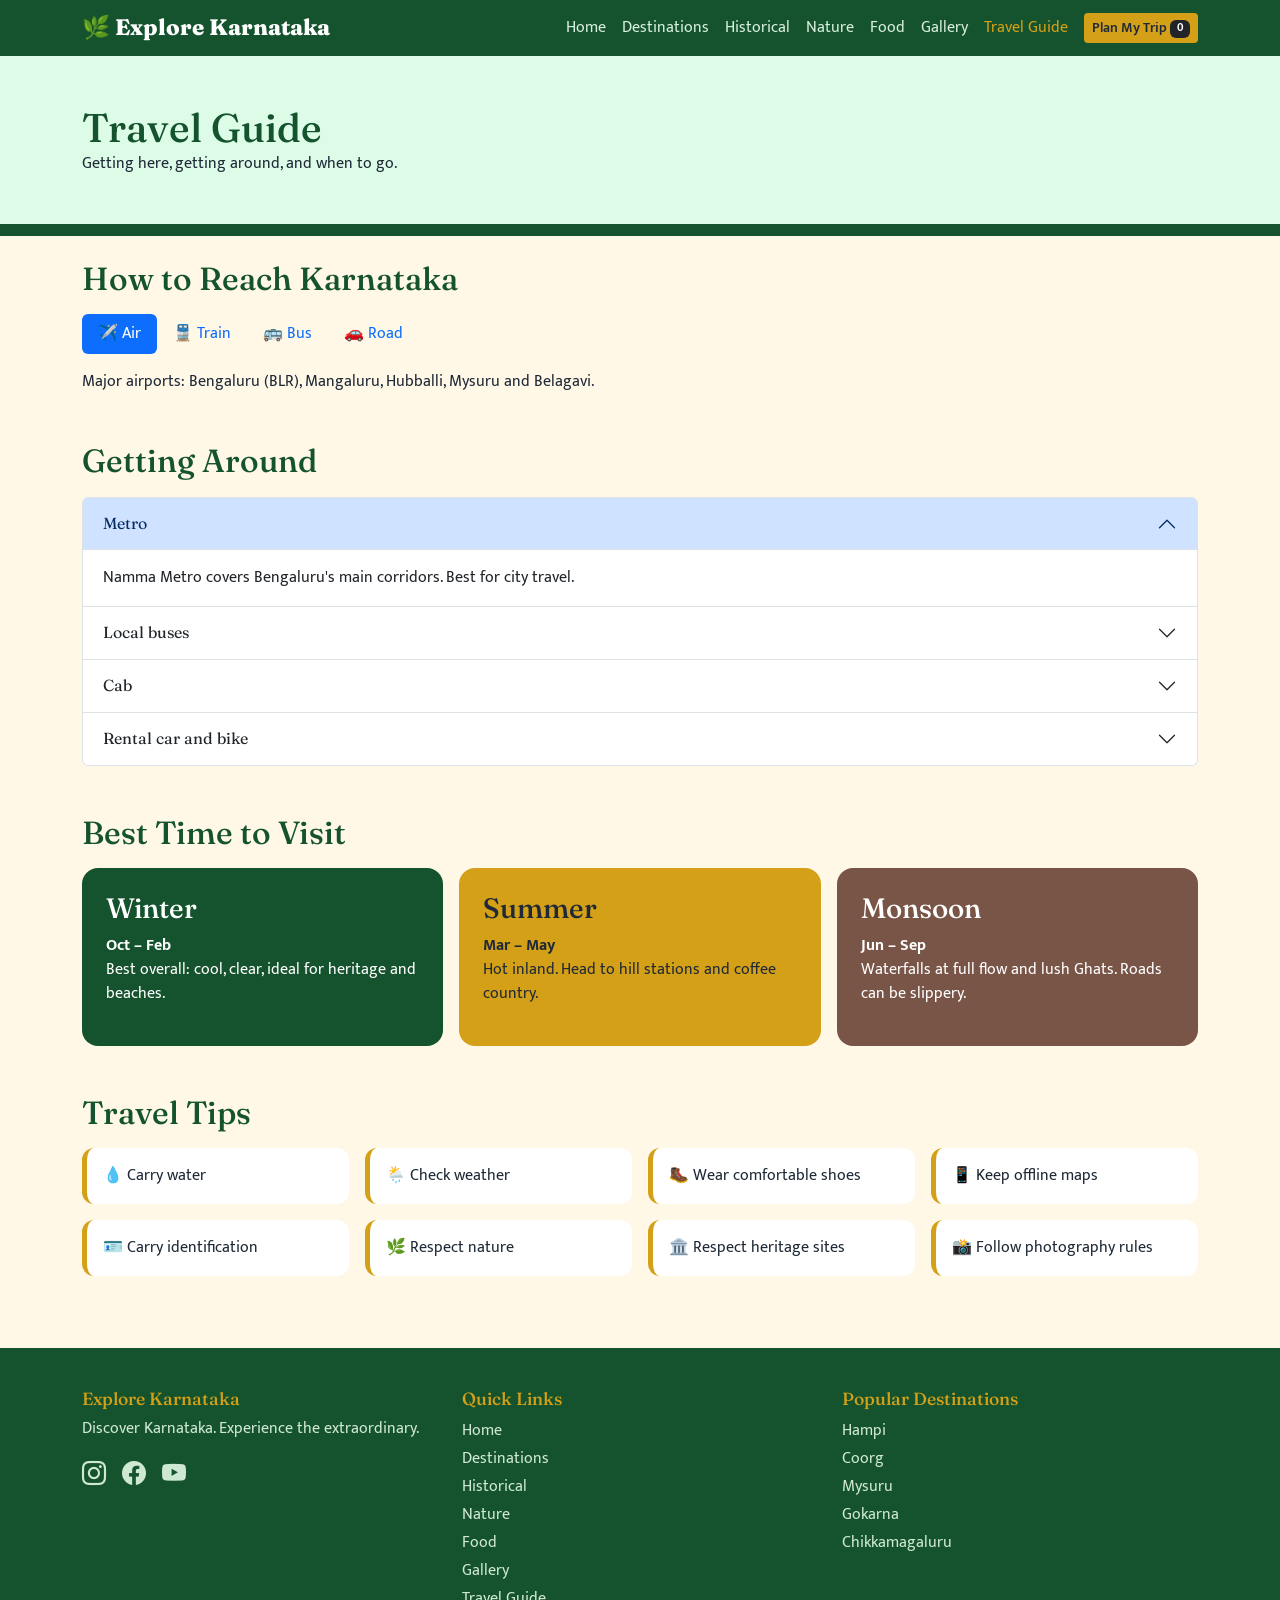
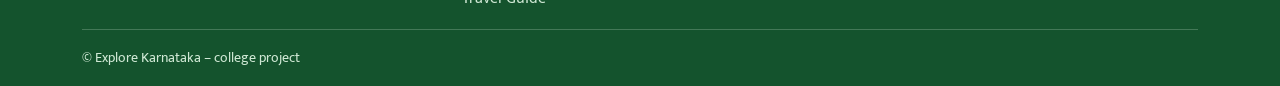
<file: travel.html>
<!doctype html>
<html lang="en">
  <head>
    <meta charset="utf-8" />
    <meta name="viewport" content="width=device-width, initial-scale=1" />
    <title>Travel Guide | Explore Karnataka</title>
    <link
      href="https://cdn.jsdelivr.net/npm/bootstrap@5.3.3/dist/css/bootstrap.min.css"
      rel="stylesheet"
    />
    <link
      href="https://cdn.jsdelivr.net/npm/bootstrap-icons@1.11.3/font/bootstrap-icons.min.css"
      rel="stylesheet"
    />
    <link
      href="https://fonts.googleapis.com/css2?family=Fraunces:wght@600;800&family=Mukta:wght@400;600&display=swap"
      rel="stylesheet"
    />
    <link href="style.css" rel="stylesheet" />
  </head>
  <body data-page="travel">
    <div id="nav"></div>
    <header class="page-head">
      <div class="container">
        <h1>Travel Guide</h1>
        <p>Getting here, getting around, and when to go.</p>
      </div>
    </header>
    <div class="motif"></div>
    <main class="container py-4">
      <h2>How to Reach Karnataka</h2>
      <ul class="nav nav-pills mb-3" role="tablist">
        <li class="nav-item">
          <button
            class="nav-link active"
            data-bs-toggle="pill"
            data-bs-target="#t1"
          >
            ✈️ Air
          </button>
        </li>
        <li class="nav-item">
          <button class="nav-link" data-bs-toggle="pill" data-bs-target="#t2">
            🚆 Train
          </button>
        </li>
        <li class="nav-item">
          <button class="nav-link" data-bs-toggle="pill" data-bs-target="#t3">
            🚌 Bus
          </button>
        </li>
        <li class="nav-item">
          <button class="nav-link" data-bs-toggle="pill" data-bs-target="#t4">
            🚗 Road
          </button>
        </li>
      </ul>
      <div class="tab-content mb-5">
        <div class="tab-pane fade show active" id="t1">
          Major airports: Bengaluru (BLR), Mangaluru, Hubballi, Mysuru and
          Belagavi.
        </div>
        <div class="tab-pane fade" id="t2">
          Bengaluru, Mysuru, Hubballi and Mangaluru are the main railway hubs
          with links across India.
        </div>
        <div class="tab-pane fade" id="t3">
          KSRTC and private operators connect Bengaluru to nearly every town in
          the state.
        </div>
        <div class="tab-pane fade" id="t4">
          National highways link Karnataka to Tamil Nadu, Kerala, Goa,
          Maharashtra and Andhra Pradesh.
        </div>
      </div>
      <h2>Getting Around</h2>
      <div class="accordion mb-5" id="acc">
        <div class="accordion-item">
          <h3 class="accordion-header">
            <button
              class="accordion-button"
              data-bs-toggle="collapse"
              data-bs-target="#a1"
            >
              Metro
            </button>
          </h3>
          <div
            id="a1"
            class="accordion-collapse collapse show"
            data-bs-parent="#acc"
          >
            <div class="accordion-body">
              Namma Metro covers Bengaluru's main corridors. Best for city
              travel.
            </div>
          </div>
        </div>
        <div class="accordion-item">
          <h3 class="accordion-header">
            <button
              class="accordion-button collapsed"
              data-bs-toggle="collapse"
              data-bs-target="#a2"
            >
              Local buses
            </button>
          </h3>
          <div
            id="a2"
            class="accordion-collapse collapse"
            data-bs-parent="#acc"
          >
            <div class="accordion-body">
              BMTC in Bengaluru and KSRTC between towns. Cheap and frequent.
            </div>
          </div>
        </div>
        <div class="accordion-item">
          <h3 class="accordion-header">
            <button
              class="accordion-button collapsed"
              data-bs-toggle="collapse"
              data-bs-target="#a3"
            >
              Cab
            </button>
          </h3>
          <div
            id="a3"
            class="accordion-collapse collapse"
            data-bs-parent="#acc"
          >
            <div class="accordion-body">
              App cabs work in cities. For day trips, book a driver by the day.
            </div>
          </div>
        </div>
        <div class="accordion-item">
          <h3 class="accordion-header">
            <button
              class="accordion-button collapsed"
              data-bs-toggle="collapse"
              data-bs-target="#a4"
            >
              Rental car and bike
            </button>
          </h3>
          <div
            id="a4"
            class="accordion-collapse collapse"
            data-bs-parent="#acc"
          >
            <div class="accordion-body">
              Self-drive cars and bikes are popular in Coorg, Gokarna and Hampi.
              Carry your licence.
            </div>
          </div>
        </div>
      </div>
      <h2>Best Time to Visit</h2>
      <div class="row g-3 mb-5">
        <div class="col-md-4">
          <div class="season s1">
            <h3>Winter</h3>
            <b>Oct – Feb</b>
            <p>Best overall: cool, clear, ideal for heritage and beaches.</p>
          </div>
        </div>
        <div class="col-md-4">
          <div class="season s2">
            <h3>Summer</h3>
            <b>Mar – May</b>
            <p>Hot inland. Head to hill stations and coffee country.</p>
          </div>
        </div>
        <div class="col-md-4">
          <div class="season s3">
            <h3>Monsoon</h3>
            <b>Jun – Sep</b>
            <p>
              Waterfalls at full flow and lush Ghats. Roads can be slippery.
            </p>
          </div>
        </div>
      </div>
      <h2>Travel Tips</h2>
      <div class="row g-3 tips" id="tips"></div>
    </main>
    <div id="foot"></div>
    <div id="modals"></div>
    <script src="https://cdn.jsdelivr.net/npm/bootstrap@5.3.3/dist/js/bootstrap.bundle.min.js"></script>
    <script src="script.js"></script>
  </body>
</html>
</file>
<file: style.css>
/* ===== Colours ===== */
:root {
  --forest: #14532d;
  --leaf: #2f7d32;
  --mint: #dcfce7;
  --earth: #795548;
  --cream: #fff8e7;
  --gold: #d4a017;
  --text: #1f2937;
}
html {
  scroll-behavior: smooth;
}
body {
  font-family: "Mukta", sans-serif;
  background: var(--cream);
  color: var(--text);
}
h1,
h2,
h3,
.brand {
  font-family: "Fraunces", serif;
  color: var(--forest);
}
h2 {
  margin-bottom: 1rem;
}
.bg-light-green {
  background: var(--mint);
}

/* Temple-border motif: gold and green triangles */
.motif {
  height: 12px;
  background:
    conic-gradient(from 135deg at 50% 100%, var(--gold) 0 90deg, transparent 0)
      0/24px 12px,
    var(--forest);
}

/* Navbar */
.navbar {
  background: var(--forest);
}
.navbar .brand {
  color: #fff;
  font-size: 1.4rem;
  font-weight: 800;
  text-decoration: none;
}
.navbar .nav-link {
  color: #d7efdc;
}
.navbar .nav-link.active,
.navbar .nav-link:hover {
  color: var(--gold);
}
.btn-gold {
  background: var(--gold);
  color: #1f2937;
  font-weight: 600;
  border: 0;
}
.btn-gold:hover {
  background: #b98a10;
  color: #fff;
}
.btn-forest {
  background: var(--forest);
  color: #fff;
}
.btn-forest:hover {
  background: var(--leaf);
  color: #fff;
}

/* Hero */
.hero {
  min-height: 82vh;
  background:
    linear-gradient(90deg, rgba(10, 45, 25, 0.85), rgba(10, 45, 25, 0.25)),
    url(https://thumb.wikimedia.org/wikipedia/commons/thumb/1/17/Tadiandamol_Valley%2C_Western_Ghats.jpg/1280px-Tadiandamol_Valley%2C_Western_Ghats.jpg)
      center/cover,
    var(--forest);
}
.hero h1 {
  color: #fff;
  font-size: clamp(2.6rem, 7vw, 5.5rem);
  font-weight: 800;
  letter-spacing: 0.02em;
  line-height: 1;
}
.hero .tag {
  font-family: "Fraunces", serif;
  font-size: 1.6rem;
  color: var(--gold);
}
.hero-in {
  animation: rise 0.9s ease both;
}
@keyframes rise {
  from {
    opacity: 0;
    transform: translateY(24px);
  }
}

/* Stats strip */
.stats {
  background: #fff;
  border-radius: 14px;
  margin-top: -34px;
  position: relative;
  box-shadow: 0 8px 24px rgba(0, 0, 0, 0.12);
  padding: 1rem 0;
}
.stats div {
  border-right: 1px solid #e5e7eb;
}
.stats div:last-child {
  border: 0;
}
.stats b {
  display: block;
  font-family: "Fraunces", serif;
  font-size: 1.8rem;
  color: var(--leaf);
}
.disc li {
  padding: 0.25rem 0;
  border-bottom: 1px dashed #d6c9a5;
}

/* Cards */
.card {
  border: 0;
  border-radius: 16px;
  overflow: hidden;
  box-shadow: 0 4px 14px rgba(0, 0, 0, 0.08);
  transition: transform 0.25s;
}
.card:hover {
  transform: translateY(-5px);
}
.ph {
  position: relative;
  height: 200px;
  overflow: hidden;
  background: linear-gradient(135deg, var(--leaf), var(--forest));
}
.ph img {
  width: 100%;
  height: 100%;
  object-fit: cover;
  transition: transform 0.5s;
}
.card:hover .ph img {
  transform: scale(1.08);
}
.rate {
  position: absolute;
  top: 10px;
  right: 10px;
  background: var(--gold);
  color: #1f2937;
  font-weight: 600;
  border-radius: 20px;
  padding: 2px 10px;
}
.badge-cat {
  background: var(--mint);
  color: var(--forest);
  margin-right: 4px;
}
.stars {
  color: var(--gold);
}
.meta {
  font-size: 0.9rem;
  color: var(--earth);
}

/* Filters */
.chip {
  border: 1px solid var(--leaf);
  background: #fff;
  color: var(--forest);
  border-radius: 20px;
  padding: 4px 14px;
}
.chip.on {
  background: var(--forest);
  color: #fff;
}

/* Page header */
.page-head {
  background: var(--mint);
  padding: 3rem 0 2rem;
}
.page-head h1 {
  margin: 0;
}

/* Timeline */
.timeline {
  display: flex;
  overflow-x: auto;
  gap: 0;
  padding-bottom: 8px;
}
.timeline div {
  flex: 1 0 150px;
  text-align: center;
  position: relative;
  padding-top: 26px;
  font-weight: 600;
  color: var(--forest);
}
.timeline div::before {
  content: "";
  position: absolute;
  top: 8px;
  left: 0;
  right: 0;
  height: 4px;
  background: var(--gold);
}
.timeline div::after {
  content: "";
  position: absolute;
  top: 0;
  left: calc(50% - 10px);
  width: 20px;
  height: 20px;
  border-radius: 50%;
  background: var(--forest);
  border: 4px solid var(--gold);
}
.timeline small {
  display: block;
  font-weight: 400;
  color: var(--earth);
}

/* Gallery masonry */
.masonry {
  column-count: 3;
  column-gap: 14px;
}
.masonry figure {
  break-inside: avoid;
  margin: 0 0 14px;
  position: relative;
  border-radius: 12px;
  overflow: hidden;
  cursor: pointer;
  background: var(--leaf);
  min-height: 140px;
}
.masonry img {
  width: 100%;
  display: block;
  transition: transform 0.4s;
}
.masonry figure:hover img {
  transform: scale(1.06);
}
.masonry figcaption {
  position: absolute;
  inset: auto 0 0;
  background: linear-gradient(transparent, rgba(0, 0, 0, 0.7));
  color: #fff;
  padding: 20px 10px 8px;
  opacity: 0;
  transition: 0.3s;
}
.masonry figure:hover figcaption {
  opacity: 1;
}
@media (max-width: 768px) {
  .masonry {
    column-count: 2;
  }
}
@media (max-width: 480px) {
  .masonry {
    column-count: 1;
  }
}

/* Seasons and tips */
.season {
  border-radius: 16px;
  padding: 1.5rem;
  color: #fff;
  height: 100%;
}
.season h3 {
  color: #fff;
}
.s1 {
  background: var(--forest);
}
.s2 {
  background: var(--gold);
  color: #1f2937;
}
.s2 h3 {
  color: #1f2937;
}
.s3 {
  background: var(--earth);
}
.tips > div > div {
  background: #fff;
  border-radius: 12px;
  padding: 1rem;
  height: 100%;
  border-left: 5px solid var(--gold);
}

/* Footer */
footer {
  background: var(--forest);
  color: #cfe8d4;
  padding: 2.5rem 0 1rem;
  margin-top: 3rem;
}
footer h3 {
  color: var(--gold);
  font-size: 1.1rem;
}
footer a {
  color: #cfe8d4;
  text-decoration: none;
  display: block;
  padding: 2px 0;
}
footer a:hover {
  color: var(--gold);
}
@media (prefers-reduced-motion: reduce) {
  * {
    animation: none !important;
    transition: none !important;
  }
}
</file>
